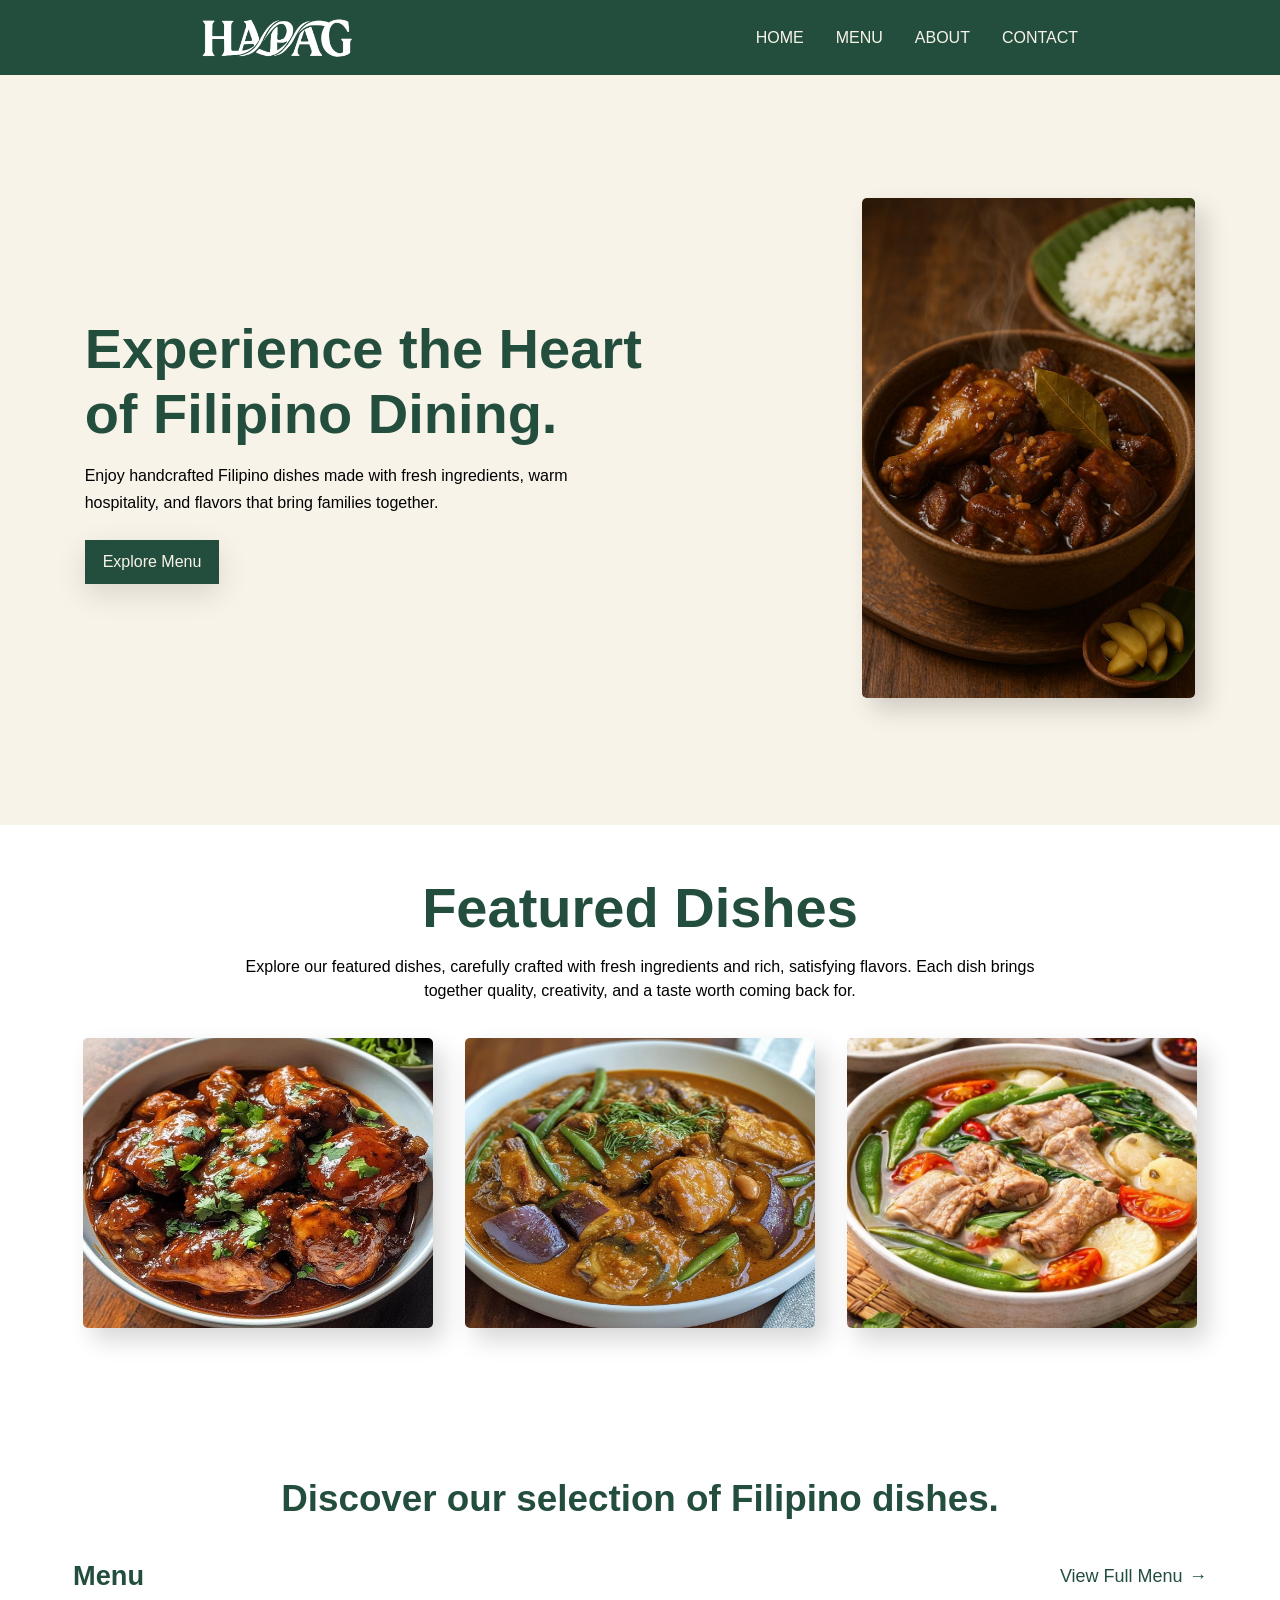
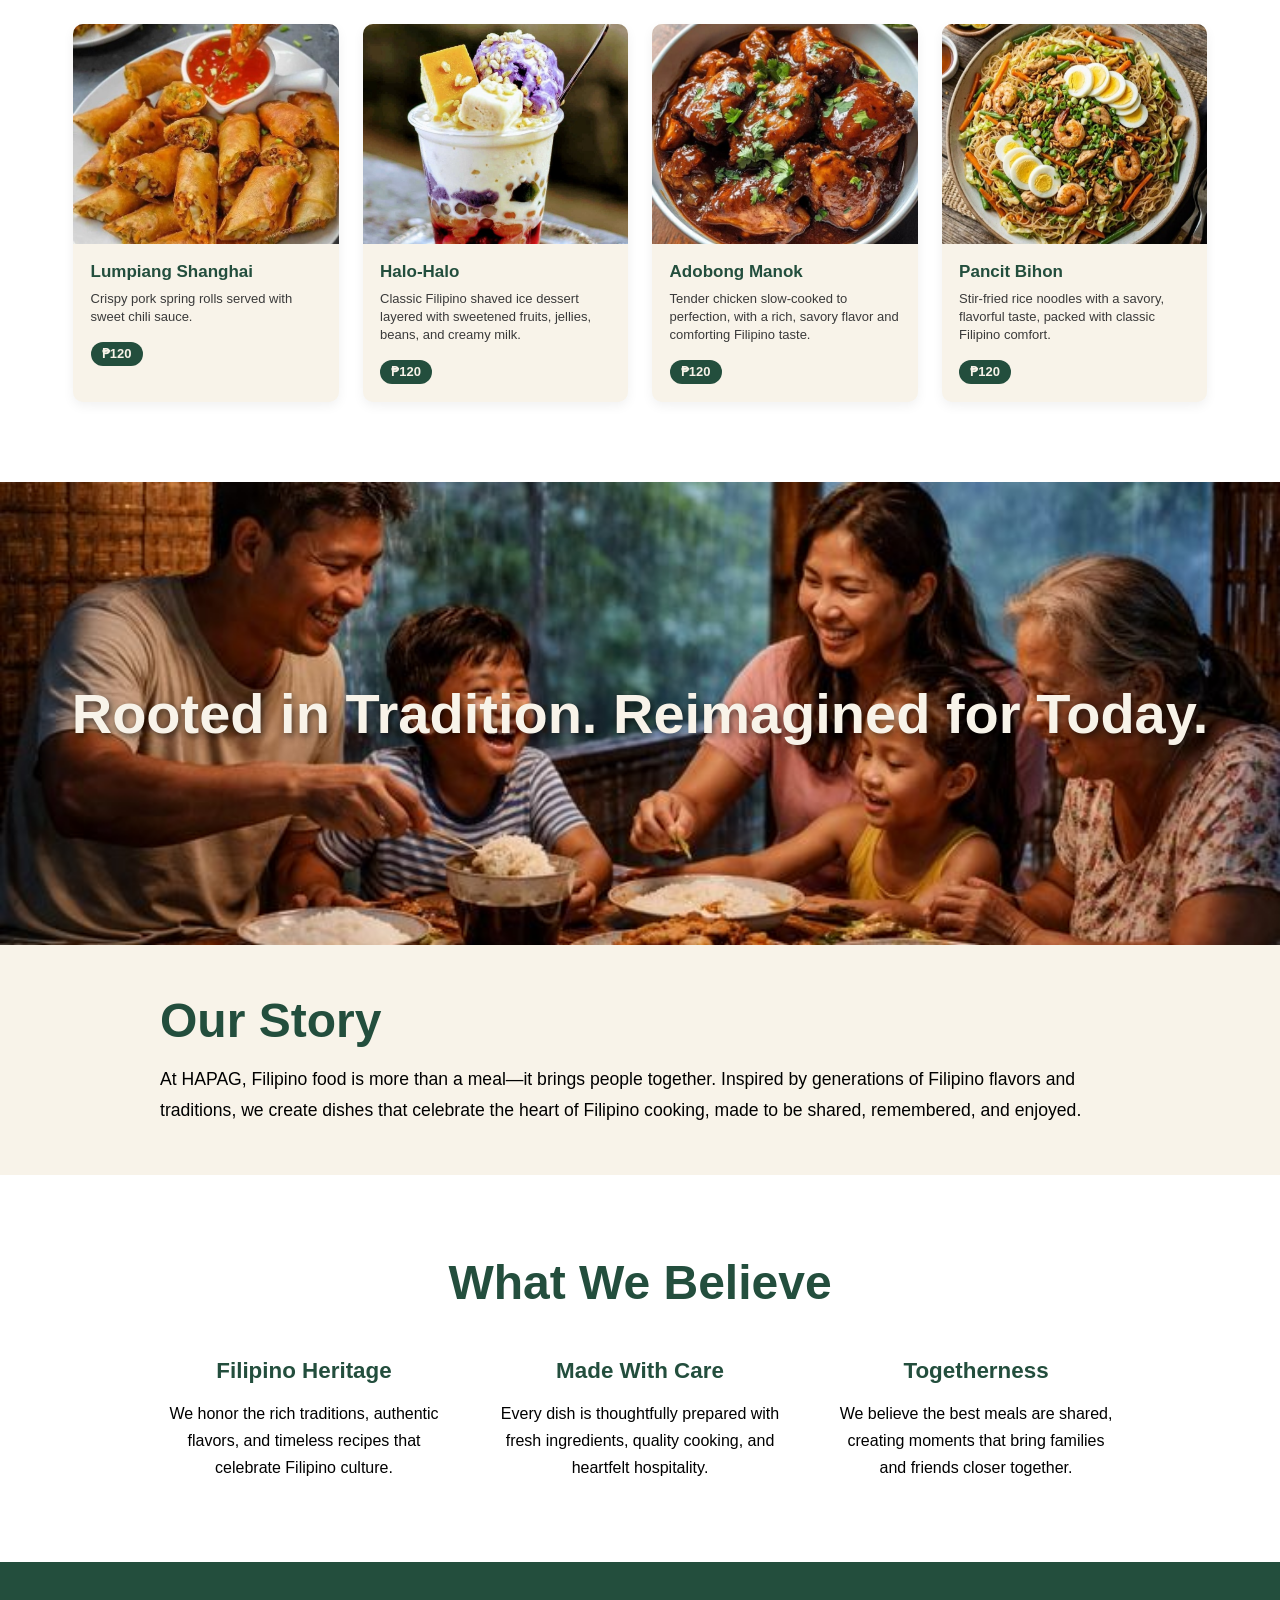
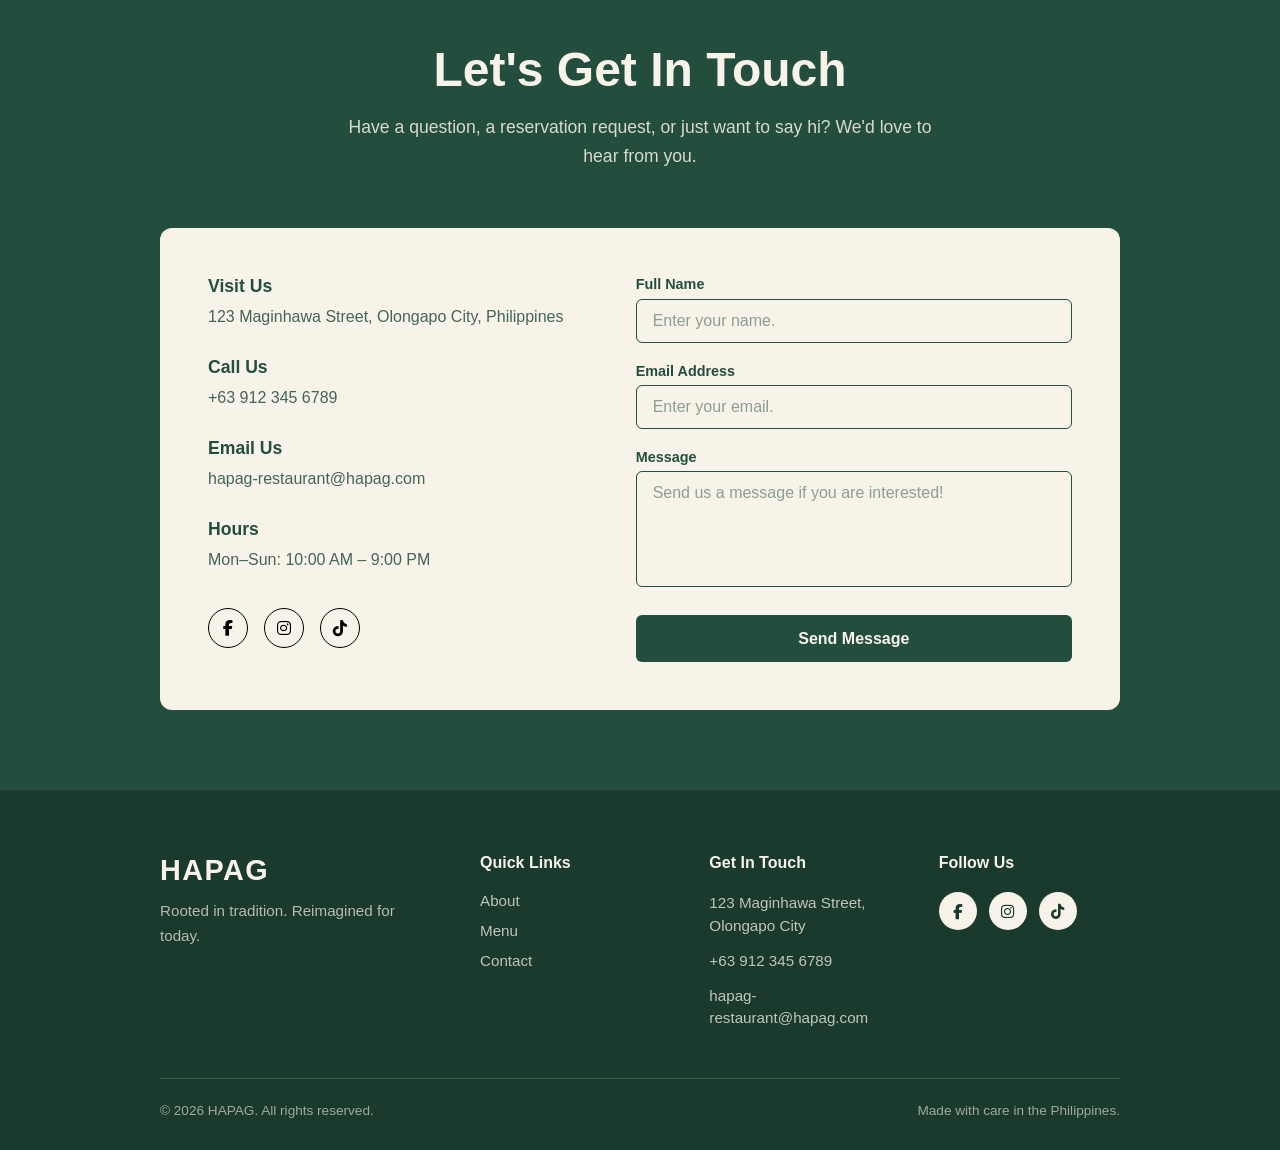
<file: index.html>
<!doctype html>
<html lang="en">
  <head>
    <meta charset="UTF-8" />
    <meta name="viewport" content="width=device-width, initial-scale=1.0" />
    <link rel="icon" type="image/x-icon" href="/assets/favicon.png" />
    <link
      rel="stylesheet"
      href="https://cdnjs.cloudflare.com/ajax/libs/font-awesome/6.5.1/css/all.min.css"
    />
    <link rel="stylesheet" href="/css/styles.css" />
    <title>HAPAG</title>
  </head>
  <body>
    <header>
      <img src="/assets/hapag-logo.png" class="logo" alt="Hapag_Logo" />
      <nav>
        <ul>
          <li><a href="#hero">HOME</a></li>
          <li><a href="#menu">MENU</a></li>
          <li><a href="#about">ABOUT</a></li>
          <li><a href="#contact">CONTACT</a></li>
        </ul>
      </nav>
      <button class="menu-toggle" id="menu-toggle">☰</button>
    </header>
    <main>
      <!-- Hero section -->
      <section id="hero">
        <div class="hero-left">
          <h1 class="hero-headline">
            Experience the Heart of Filipino Dining.
          </h1>
          <p class="hero-paragraph">
            Enjoy handcrafted Filipino dishes made with fresh ingredients, warm
            hospitality, and flavors that bring families together.
          </p>
          <a href="#menu" class="hero-cta">Explore Menu</a>
        </div>
        <div class="hero-right">
          <img src="/assets/hero-image.jpg" alt="Hero Image - Adobo" />
        </div>
      </section>

      <!-- Featured Dishes -->
      <section id="featured-dishes">
        <div class="featured-top">
          <h2 class="featured-title">Featured Dishes</h2>
          <p class="featured-paragraph">
            Explore our featured dishes, carefully crafted with fresh
            ingredients and rich, satisfying flavors. Each dish brings together
            quality, creativity, and a taste worth coming back for.
          </p>
        </div>

        <div class="featured-bottom">
          <!-- Featured 1 -->
          <div class="featured-img">
            <img src="/assets/menu/main/adobo.jpg" alt="Adobo" />
          </div>
          <div class="featured-img">
            <img src="/assets/menu/main/kare-kare.jpg" alt="Adobo" />
          </div>
          <!-- Featured 2 -->
          <div class="featured-img">
            <img
              src="/assets/menu/main/pork-sinigang.jpg"
              alt="Pork Sinigang"
            />
          </div>
        </div>
      </section>

      <!-- Menu Section -->
      <section id="menu">
        <h2 class="menu-headline">
          Discover our selection of Filipino dishes.
        </h2>

        <div class="menu-header">
          <p class="menu-label">Menu</p>
          <a href="/pages/menu.html" class="menu-link"
            >View Full Menu<span class="arrow">→</span></a
          >
        </div>

        <div class="menu-cards">
          <article class="menu-card">
            <div class="menu-img-wrap">
              <img
                src="/assets/menu/appetizers/shanghai.jpg"
                alt="Lumpiang Shanghai"
              />
            </div>
            <div class="menu-info">
              <p class="dish-title">Lumpiang Shanghai</p>
              <p class="dish-description">
                Crispy pork spring rolls served with sweet chili sauce.
              </p>
              <span class="menu-price">₱120</span>
            </div>
          </article>

          <article class="menu-card">
            <div class="menu-img-wrap">
              <img src="/assets/menu/desserts/halo-halo.jpg" alt="Halo-Halo" />
            </div>
            <div class="menu-info">
              <p class="dish-title">Halo-Halo</p>
              <p class="dish-description">
                Classic Filipino shaved ice dessert layered with sweetened
                fruits, jellies, beans, and creamy milk.
              </p>
              <span class="menu-price">₱120</span>
            </div>
          </article>

          <article class="menu-card">
            <div class="menu-img-wrap">
              <img src="/assets/menu/main/adobo.jpg" alt="Adobong Manok" />
            </div>
            <div class="menu-info">
              <p class="dish-title">Adobong Manok</p>
              <p class="dish-description">
                Tender chicken slow-cooked to perfection, with a rich, savory
                flavor and comforting Filipino taste.
              </p>
              <span class="menu-price">₱120</span>
            </div>
          </article>

          <article class="menu-card">
            <div class="menu-img-wrap">
              <img
                src="/assets/menu/noodles/pancit-bihon.jpg"
                alt="Pancit Bihon"
              />
            </div>
            <div class="menu-info">
              <p class="dish-title">Pancit Bihon</p>
              <p class="dish-description">
                Stir-fried rice noodles with a savory, flavorful taste, packed
                with classic Filipino comfort.
              </p>
              <span class="menu-price">₱120</span>
            </div>
          </article>
        </div>
      </section>

      <!-- About Section -->
      <section id="about">
        <!-- About Header -->
        <div class="about-header">
          <img src="/assets/about-image.jpg" alt="Family Eating Together" />

          <div class="about-hero">
            <h2 class="about-hero-title">
              Rooted in Tradition. Reimagined for Today.
            </h2>
          </div>
        </div>

        <div class="about-content">
          <!-- Our Story -->
          <div class="about-story">
            <h2 class="about-story-title">Our Story</h2>
            <p class="about-story-paragraph">
              At HAPAG, Filipino food is more than a meal—it brings people
              together. Inspired by generations of Filipino flavors and
              traditions, we create dishes that celebrate the heart of Filipino
              cooking, made to be shared, remembered, and enjoyed.
            </p>
          </div>

          <!-- What We Believe -->
          <div class="about-beliefs">
            <h2 class="about-beliefs-title">What We Believe</h2>

            <div class="belief-cards">
              <div class="belief-card">
                <h3>Filipino Heritage</h3>
                <p>
                  We honor the rich traditions, authentic flavors, and timeless
                  recipes that celebrate Filipino culture.
                </p>
              </div>

              <div class="belief-card">
                <h3>Made With Care</h3>
                <p>
                  Every dish is thoughtfully prepared with fresh ingredients,
                  quality cooking, and heartfelt hospitality.
                </p>
              </div>

              <div class="belief-card">
                <h3>Togetherness</h3>
                <p>
                  We believe the best meals are shared, creating moments that
                  bring families and friends closer together.
                </p>
              </div>
            </div>
          </div>
        </div>
      </section>

      <!-- Contact Section -->
      <section id="contact">
        <div class="contact-content">
          <div class="contact-intro">
            <h2 class="contact-title">Let's Get In Touch</h2>
            <p class="contact-subtitle">
              Have a question, a reservation request, or just want to say hi?
              We'd love to hear from you.
            </p>
          </div>

          <div class="contact-grid">
            <!-- Contact Info -->
            <div class="contact-info">
              <div class="contact-info-item">
                <h3>Visit Us</h3>
                <p>123 Maginhawa Street, Olongapo City, Philippines</p>
              </div>

              <div class="contact-info-item">
                <h3>Call Us</h3>
                <p>+63 912 345 6789</p>
              </div>

              <div class="contact-info-item">
                <h3>Email Us</h3>
                <p>hapag-restaurant@hapag.com</p>
              </div>

              <div class="contact-info-item">
                <h3>Hours</h3>
                <p>Mon–Sun: 10:00 AM – 9:00 PM</p>
              </div>

              <div class="contact-socials">
                <a href="#" aria-label="Facebook"
                  ><i class="fab fa-facebook-f"></i
                ></a>
                <a href="#" aria-label="Instagram"
                  ><i class="fab fa-instagram"></i
                ></a>
                <a href="#" aria-label="TikTok"
                  ><i class="fab fa-tiktok"></i
                ></a>
              </div>
            </div>

            <!-- Contact Form -->
            <form
              class="contact-form"
              action="https://formspree.io/f/mdendgbz"
              method="post"
            >
              <div class="form-group">
                <label for="name">Full Name</label>
                <input
                  type="text"
                  id="name"
                  name="name"
                  placeholder="Enter your name."
                />
              </div>

              <div class="form-group">
                <label for="email">Email Address</label>
                <input
                  type="email"
                  id="email"
                  name="email"
                  placeholder="Enter your email."
                />
              </div>

              <div class="form-group">
                <label for="message">Message</label>
                <textarea
                  id="message"
                  name="message"
                  rows="5"
                  placeholder="Send us a message if you are interested!"
                ></textarea>
              </div>

              <button type="submit" class="contact-submit">Send Message</button>
            </form>
          </div>
        </div>
      </section>

      <!-- Footer -->
      <footer id="footer">
        <div class="footer-content">
          <div class="footer-top">
            <!-- Brand -->
            <div class="footer-brand">
              <h2 class="footer-logo">HAPAG</h2>
              <p class="footer-tagline">
                Rooted in tradition. Reimagined for today.
              </p>
            </div>

            <!-- Quick Links -->
            <div class="footer-links">
              <h3>Quick Links</h3>
              <ul>
                <li><a href="#about">About</a></li>
                <li><a href="#menu">Menu</a></li>
                <li><a href="#contact">Contact</a></li>
              </ul>
            </div>

            <!-- Contact Info -->
            <div class="footer-contact">
              <h3>Get In Touch</h3>
              <ul>
                <li>123 Maginhawa Street, Olongapo City</li>
                <li>+63 912 345 6789</li>
                <li>hapag-restaurant@hapag.com</li>
              </ul>
            </div>

            <!-- Socials -->
            <div class="footer-socials">
              <h3>Follow Us</h3>
              <div class="footer-socials-icons">
                <a href="#" aria-label="Facebook"
                  ><i class="fab fa-facebook-f"></i
                ></a>
                <a href="#" aria-label="Instagram"
                  ><i class="fab fa-instagram"></i
                ></a>
                <a href="#" aria-label="TikTok"
                  ><i class="fab fa-tiktok"></i
                ></a>
              </div>
            </div>
          </div>

          <div class="footer-divider"></div>

          <div class="footer-bottom">
            <p>&copy; 2026 HAPAG. All rights reserved.</p>
            <p>Made with care in the Philippines.</p>
          </div>
        </div>
      </footer>
    </main>
    <script src="/js/script.js"></script>
  </body>
</html>
</file>
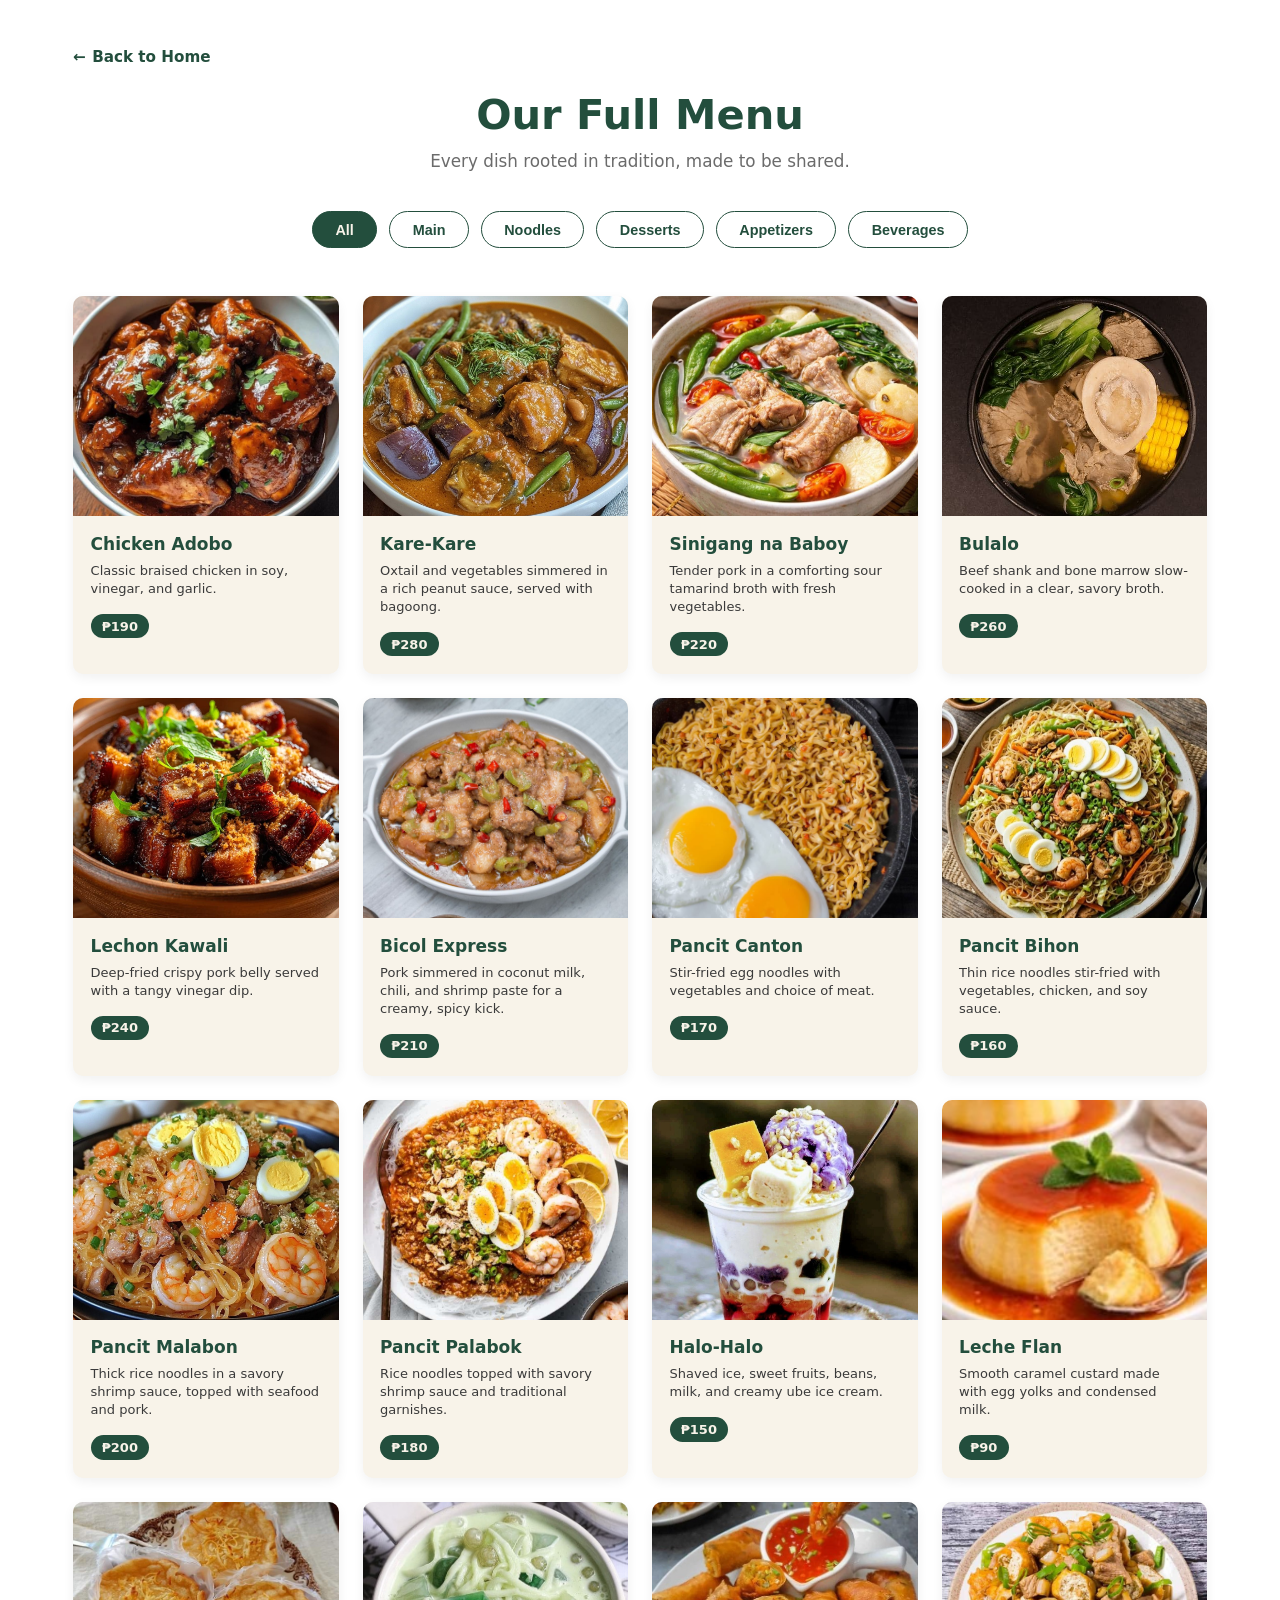
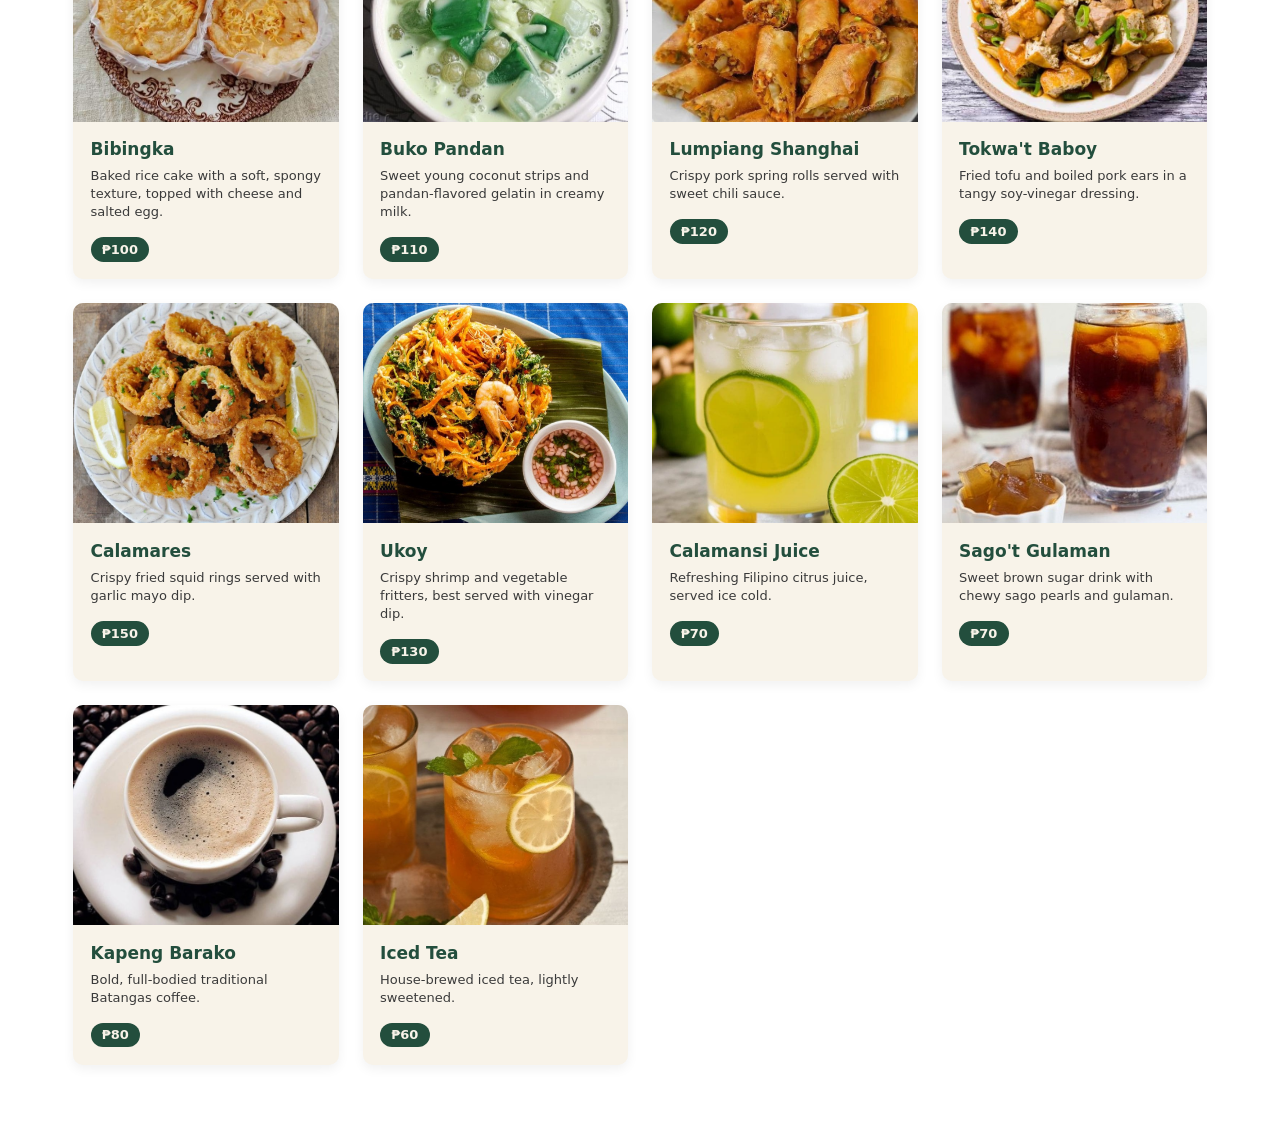
<file: pages/menu.html>
<!doctype html>
<html lang="en">
  <head>
    <meta charset="UTF-8" />
    <meta name="viewport" content="width=device-width, initial-scale=1.0" />
    <title>Full Menu | HAPAG</title>
    <link rel="stylesheet" href="/css/menu.css" />
    <link
      rel="stylesheet"
      href="https://cdnjs.cloudflare.com/ajax/libs/font-awesome/6.5.1/css/all.min.css"
    />
  </head>
  <body>
    <!-- Full Menu Page -->
    <main id="full-menu">
      <!-- Page Header -->
      <div class="full-menu-header">
        <a href="/index.html#menu" class="back-link">
          <span class="arrow-back">←</span> Back to Home
        </a>
        <h1 class="full-menu-title">Our Full Menu</h1>
        <p class="full-menu-subtitle">
          Every dish rooted in tradition, made to be shared.
        </p>
      </div>

      <!-- Filter Buttons -->
      <div class="menu-filters" id="menu-filters">
        <button class="filter-btn active" data-filter="all">All</button>
        <button class="filter-btn" data-filter="main">Main</button>
        <button class="filter-btn" data-filter="noodles">Noodles</button>
        <button class="filter-btn" data-filter="desserts">Desserts</button>
        <button class="filter-btn" data-filter="appetizers">Appetizers</button>
        <button class="filter-btn" data-filter="beverages">Beverages</button>
      </div>

      <!-- Full Menu Grid -->
      <div class="full-menu-grid" id="full-menu-grid">
        <!-- Main Courses -->
        <article class="menu-card" data-category="main">
          <div class="menu-img-wrap">
            <img src="/assets/menu/main/adobo.jpg" alt="Chicken Adobo" />
          </div>
          <div class="menu-info">
            <p class="dish-title">Chicken Adobo</p>
            <p class="dish-description">
              Classic braised chicken in soy, vinegar, and garlic.
            </p>
            <span class="menu-price">₱190</span>
          </div>
        </article>

        <article class="menu-card" data-category="main">
          <div class="menu-img-wrap">
            <img src="/assets/menu/main/kare-kare.jpg" alt="Kare-Kare" />
          </div>
          <div class="menu-info">
            <p class="dish-title">Kare-Kare</p>
            <p class="dish-description">
              Oxtail and vegetables simmered in a rich peanut sauce, served with
              bagoong.
            </p>
            <span class="menu-price">₱280</span>
          </div>
        </article>

        <article class="menu-card" data-category="main">
          <div class="menu-img-wrap">
            <img
              src="/assets/menu/main/pork-sinigang.jpg"
              alt="Sinigang na Baboy"
            />
          </div>
          <div class="menu-info">
            <p class="dish-title">Sinigang na Baboy</p>
            <p class="dish-description">
              Tender pork in a comforting sour tamarind broth with fresh
              vegetables.
            </p>
            <span class="menu-price">₱220</span>
          </div>
        </article>

        <article class="menu-card" data-category="main">
          <div class="menu-img-wrap">
            <img src="/assets/menu/main/bulalo.jpg" alt="Bulalo" />
          </div>
          <div class="menu-info">
            <p class="dish-title">Bulalo</p>
            <p class="dish-description">
              Beef shank and bone marrow slow-cooked in a clear, savory broth.
            </p>
            <span class="menu-price">₱260</span>
          </div>
        </article>

        <article class="menu-card" data-category="main">
          <div class="menu-img-wrap">
            <img
              src="/assets/menu/main/lechon-kawali.jpg"
              alt="Lechon Kawali"
            />
          </div>
          <div class="menu-info">
            <p class="dish-title">Lechon Kawali</p>
            <p class="dish-description">
              Deep-fried crispy pork belly served with a tangy vinegar dip.
            </p>
            <span class="menu-price">₱240</span>
          </div>
        </article>

        <article class="menu-card" data-category="main">
          <div class="menu-img-wrap">
            <img
              src="/assets/menu/main/bicol-express.jpg"
              alt="Bicol Express"
            />
          </div>
          <div class="menu-info">
            <p class="dish-title">Bicol Express</p>
            <p class="dish-description">
              Pork simmered in coconut milk, chili, and shrimp paste for a
              creamy, spicy kick.
            </p>
            <span class="menu-price">₱210</span>
          </div>
        </article>

        <!-- Noodles -->
        <article class="menu-card" data-category="noodles">
          <div class="menu-img-wrap">
            <img
              src="/assets/menu/noodles/pancit-canton.jpg"
              alt="Pancit Canton"
            />
          </div>
          <div class="menu-info">
            <p class="dish-title">Pancit Canton</p>
            <p class="dish-description">
              Stir-fried egg noodles with vegetables and choice of meat.
            </p>
            <span class="menu-price">₱170</span>
          </div>
        </article>

        <article class="menu-card" data-category="noodles">
          <div class="menu-img-wrap">
            <img
              src="/assets/menu/noodles/pancit-bihon.jpg"
              alt="Pancit Bihon"
            />
          </div>
          <div class="menu-info">
            <p class="dish-title">Pancit Bihon</p>
            <p class="dish-description">
              Thin rice noodles stir-fried with vegetables, chicken, and soy
              sauce.
            </p>
            <span class="menu-price">₱160</span>
          </div>
        </article>

        <article class="menu-card" data-category="noodles">
          <div class="menu-img-wrap">
            <img
              src="/assets/menu/noodles/pancit-malabon.jpg"
              alt="Pancit Malabon"
            />
          </div>
          <div class="menu-info">
            <p class="dish-title">Pancit Malabon</p>
            <p class="dish-description">
              Thick rice noodles in a savory shrimp sauce, topped with seafood
              and pork.
            </p>
            <span class="menu-price">₱200</span>
          </div>
        </article>

        <article class="menu-card" data-category="noodles">
          <div class="menu-img-wrap">
            <img
              src="/assets/menu/noodles/pancit-palabok.jpg"
              alt="Pancit Palabok"
            />
          </div>
          <div class="menu-info">
            <p class="dish-title">Pancit Palabok</p>
            <p class="dish-description">
              Rice noodles topped with savory shrimp sauce and traditional
              garnishes.
            </p>
            <span class="menu-price">₱180</span>
          </div>
        </article>

        <!-- Desserts -->
        <article class="menu-card" data-category="desserts">
          <div class="menu-img-wrap">
            <img src="/assets/menu/desserts/halo-halo.jpg" alt="Halo-halo" />
          </div>
          <div class="menu-info">
            <p class="dish-title">Halo-Halo</p>
            <p class="dish-description">
              Shaved ice, sweet fruits, beans, milk, and creamy ube ice cream.
            </p>
            <span class="menu-price">₱150</span>
          </div>
        </article>

        <article class="menu-card" data-category="desserts">
          <div class="menu-img-wrap">
            <img src="/assets/menu/desserts/leche-flan.jpg" alt="Leche Flan" />
          </div>
          <div class="menu-info">
            <p class="dish-title">Leche Flan</p>
            <p class="dish-description">
              Smooth caramel custard made with egg yolks and condensed milk.
            </p>
            <span class="menu-price">₱90</span>
          </div>
        </article>

        <article class="menu-card" data-category="desserts">
          <div class="menu-img-wrap">
            <img src="/assets/menu/desserts/bibingka.jpg" alt="Bibingka" />
          </div>
          <div class="menu-info">
            <p class="dish-title">Bibingka</p>
            <p class="dish-description">
              Baked rice cake with a soft, spongy texture, topped with cheese
              and salted egg.
            </p>
            <span class="menu-price">₱100</span>
          </div>
        </article>

        <article class="menu-card" data-category="desserts">
          <div class="menu-img-wrap">
            <img
              src="/assets/menu/desserts/buko-pandan.jpg"
              alt="Buko Pandan"
            />
          </div>
          <div class="menu-info">
            <p class="dish-title">Buko Pandan</p>
            <p class="dish-description">
              Sweet young coconut strips and pandan-flavored gelatin in creamy
              milk.
            </p>
            <span class="menu-price">₱110</span>
          </div>
        </article>

        <!-- Appetizers -->
        <article class="menu-card" data-category="appetizers">
          <div class="menu-img-wrap">
            <img
              src="/assets/menu/appetizers/shanghai.jpg"
              alt="Lumpiang Shanghai"
            />
          </div>
          <div class="menu-info">
            <p class="dish-title">Lumpiang Shanghai</p>
            <p class="dish-description">
              Crispy pork spring rolls served with sweet chili sauce.
            </p>
            <span class="menu-price">₱120</span>
          </div>
        </article>

        <article class="menu-card" data-category="appetizers">
          <div class="menu-img-wrap">
            <img
              src="/assets/menu/appetizers/tokwa-baboy.jpg"
              alt="Tokwa't Baboy"
            />
          </div>
          <div class="menu-info">
            <p class="dish-title">Tokwa't Baboy</p>
            <p class="dish-description">
              Fried tofu and boiled pork ears in a tangy soy-vinegar dressing.
            </p>
            <span class="menu-price">₱140</span>
          </div>
        </article>

        <article class="menu-card" data-category="appetizers">
          <div class="menu-img-wrap">
            <img src="/assets/menu/appetizers/calamares.jpg" alt="Calamares" />
          </div>
          <div class="menu-info">
            <p class="dish-title">Calamares</p>
            <p class="dish-description">
              Crispy fried squid rings served with garlic mayo dip.
            </p>
            <span class="menu-price">₱150</span>
          </div>
        </article>

        <article class="menu-card" data-category="appetizers">
          <div class="menu-img-wrap">
            <img src="/assets/menu/appetizers/ukoy.jpg" alt="Ukoy" />
          </div>
          <div class="menu-info">
            <p class="dish-title">Ukoy</p>
            <p class="dish-description">
              Crispy shrimp and vegetable fritters, best served with vinegar
              dip.
            </p>
            <span class="menu-price">₱130</span>
          </div>
        </article>

        <!-- Beverages -->
        <article class="menu-card" data-category="beverages">
          <div class="menu-img-wrap">
            <img
              src="/assets/menu/beverages/calamansi-juice.jpg"
              alt="Calamansi Juice"
            />
          </div>
          <div class="menu-info">
            <p class="dish-title">Calamansi Juice</p>
            <p class="dish-description">
              Refreshing Filipino citrus juice, served ice cold.
            </p>
            <span class="menu-price">₱70</span>
          </div>
        </article>

        <article class="menu-card" data-category="beverages">
          <div class="menu-img-wrap">
            <img
              src="/assets/menu/beverages/sagot-gulaman.jpg"
              alt="Sago't Gulaman"
            />
          </div>
          <div class="menu-info">
            <p class="dish-title">Sago't Gulaman</p>
            <p class="dish-description">
              Sweet brown sugar drink with chewy sago pearls and gulaman.
            </p>
            <span class="menu-price">₱70</span>
          </div>
        </article>

        <article class="menu-card" data-category="beverages">
          <div class="menu-img-wrap">
            <img
              src="/assets/menu/beverages/kapeng-barako.jpg"
              alt="Kapeng Barako"
            />
          </div>
          <div class="menu-info">
            <p class="dish-title">Kapeng Barako</p>
            <p class="dish-description">
              Bold, full-bodied traditional Batangas coffee.
            </p>
            <span class="menu-price">₱80</span>
          </div>
        </article>

        <article class="menu-card" data-category="beverages">
          <div class="menu-img-wrap">
            <img src="/assets/menu/beverages/iced-tea.jpg" alt="Iced Tea" />
          </div>
          <div class="menu-info">
            <p class="dish-title">Iced Tea</p>
            <p class="dish-description">
              House-brewed iced tea, lightly sweetened.
            </p>
            <span class="menu-price">₱60</span>
          </div>
        </article>
      </div>
    </main>
    <script src="/js/menu.js"></script>
  </body>
</html>
</file>
<file: css/styles.css>
* {
  margin: 0;
  padding: 0;
  font-family: Arial, Helvetica, sans-serif;
  box-sizing: border-box;
}
html {
  scroll-padding-top: 75px;
  scroll-behavior: smooth;
}
body {
  background-color: white;
}

header {
  background-color: #234e3d;
  display: flex;
  justify-content: space-around;
  height: 75px;
  align-items: center;
  position: sticky;
  top: 0;
  z-index: 1000;
}

nav {
  max-width: 1200px;
}

.logo {
  width: 150px;
  height: 40px;
}

nav ul {
  display: flex;
  gap: 2rem;
  list-style: none;
}

nav ul li a {
  position: relative;
  color: #f8f3e9;
  text-decoration: none;
  padding-bottom: 4px;
  transition: color 0.25s ease;
}

nav ul li a::after {
  content: "";
  position: absolute;
  left: 0;
  bottom: 0;
  width: 0;
  height: 2px;
  background-color: #f8f3e9;
  transition: width 0.3s ease;
}

nav ul li a:hover {
  color: #f8f3e9;
}

nav ul li a:hover::after {
  width: 100%;
}

nav ul li a:active {
  transform: scale(0.96);
  transition: transform 0.1s ease;
}

/* Hero Section */
#hero {
  background-color: #f8f3e9;
  display: flex;
  justify-content: space-around;
  height: 90vh;
  max-height: 750px;
  align-items: center;
  padding: 0 var(--space-lg);
  gap: 3rem;
}

.hero-headline {
  font-size: 3.5em;
  max-width: 35rem;
  margin-bottom: 1rem;
  color: #234e3d;
}

.hero-paragraph {
  max-width: 35rem;
  margin-bottom: 1.5rem;
  line-height: 1.7rem;
}

.hero-cta {
  display: inline-block;
  text-decoration: none;
  background-color: #234e3d;
  color: #f8f3e9;
  padding: 13px 18px;
  box-shadow: 0 10px 30px rgba(0, 0, 0, 0.12);
  transition: all 0.25s ease;
}

.menu-toggle {
  display: none;
  width: 40px;
  height: 40px;
  background: none;
  border: none;
  color: #f8f3e9;
  font-size: 1.8rem;
  cursor: pointer;
}

.hero-cta:hover {
  transform: translateY(-2px);
}

.hero-right img {
  width: auto;
  height: 500px;
  border-radius: 5px;
  box-shadow: 10px 12px 25px rgba(0, 0, 0, 0.16);
}

/* Smaller desktop / tablet */
@media (max-width: 1024px) {
  #hero {
    height: calc(100vh - 75px);
    max-height: 700px;
    padding: 0 var(--space-md);
    gap: 2rem;
  }

  .hero-headline {
    font-size: 2.5rem;
    max-width: 27rem;
  }

  .hero-paragraph {
    max-width: 20rem;
    font-size: 1rem;
  }

  .hero-right img {
    height: 450px;
  }
}

/* Small tablet */
@media (max-width: 780px) {
  #hero {
    height: calc(100vh - 75px);
    max-height: 650px;
    padding: 0 var(--space-sm);
    gap: 1.5rem;
  }

  .hero-headline {
    font-size: 2.3rem;
    max-width: 25rem;
  }

  .hero-paragraph {
    font-size: 1rem;
    line-height: 1.5;
    max-width: 25rem;
  }

  .hero-right img {
    height: 400px;
  }
}

/* Mobile */
@media (max-width: 650px) {
  header {
    display: flex;
    justify-content: space-between;
    padding: 0 30px;
  }

  nav {
    display: flex;
    flex-direction: column;
    justify-content: center;
    align-items: center;
    position: fixed;
    top: 0;
    left: 0;
    width: 100%;
    height: 100vh;
    max-height: none;
    background-color: #1c4434;
    overflow-y: auto;
    transform: translateY(-10px);
    opacity: 0;
    visibility: hidden;
    pointer-events: none;
    transition:
      transform 0.35s ease,
      opacity 0.35s ease,
      visibility 0.35s;
    max-width: none;
  }

  nav ul {
    display: flex;
    flex-direction: column;
    align-items: center;
    padding: 0;
    margin: 0;
    gap: 2.25rem;
    counter-reset: nav-item;
  }

  nav ul li {
    width: 100%;
    text-align: center;
    counter-increment: nav-item;
  }

  nav ul li a {
    position: relative;
    display: inline-block;
    padding: 4px 0;
    color: #f8f3e9;
    text-decoration: none;
    font-size: 1.6rem;
    font-weight: 500;
    letter-spacing: 3px;
    text-transform: uppercase;
    transition: color 0.25s ease;
  }

  nav ul li a::before {
    content: "0" counter(nav-item);
    display: block;
    font-size: 0.65rem;
    letter-spacing: 2px;
    color: #f8f3e9;
    opacity: 0.4;
    margin-bottom: 0.4rem;
    font-weight: 400;
  }

  nav ul li a::after {
    content: "";
    position: absolute;
    left: 50%;
    bottom: -6px;
    width: 0;
    height: 1.5px;
    background-color: #f8f3e9;
    transform: translateX(-50%);
    transition: width 0.3s ease;
  }

  nav ul li a:hover,
  nav ul li a:focus,
  nav ul li a.active {
    color: #f8f3e9;
  }

  nav ul li a:hover::after,
  nav ul li a.active::after {
    width: 60%;
  }

  nav.active {
    transform: translateY(0);
    opacity: 1;
    visibility: visible;
    pointer-events: auto;
  }

  .menu-toggle {
    display: block;
  }

  .logo {
    width: auto;
    height: 30px;
  }

  #hero {
    flex-direction: column;
    justify-content: flex-start;
    align-items: stretch;
    height: auto;
    max-height: none;
    padding: 24px 18px 60px;
    gap: 24px;
    text-align: left;
  }

  .hero-right {
    order: -1;
    width: 100%;
  }

  .hero-right img {
    display: block;
    width: 100%;
    height: auto;
    aspect-ratio: 0.68;
    object-fit: cover;
    border-radius: 5px;
  }

  .hero-left {
    width: 100%;
  }

  .hero-headline {
    font-size: 2.3rem;
    max-width: 100%;
    margin-bottom: 1rem;
    text-align: left;
  }

  .hero-paragraph {
    max-width: 100%;
    line-height: 1.6;
    margin-bottom: 1.5rem;
    text-align: left;
  }

  .hero-cta {
    display: inline-block;
  }
}

/* Featured Dishes Section */
#featured-dishes {
  padding: 50px 0;
}

.featured-top {
  text-align: center;
  justify-content: center;
  align-items: center;
  margin: 0 auto;
}

.featured-title {
  font-size: 3.5rem;
  color: #234e3d;
}

.featured-paragraph {
  max-width: 800px;
  text-align: center;
  margin: 0 auto;
  line-height: 1.5rem;
  padding: 15px 0;
}

.featured-bottom {
  display: flex;
  justify-content: center;
  gap: 2rem;
  padding: 15px 0;
}

.featured-img {
  width: 350px;
  height: 300px;
  text-align: center;
  font-size: 25px;
  font-weight: 500;
  padding: 5px 0;
}

.featured-img img {
  border-radius: 5px;
  width: 100%;
  height: 100%;
  box-shadow: 10px 12px 25px rgba(0, 0, 0, 0.16);
}

/* Smaller desktop / tablet */
@media (max-width: 1024px) {
  .featured-title {
    font-size: 3rem;
  }

  .featured-paragraph {
    font-size: 1rem;
    max-width: 700px;
  }

  .featured-bottom {
    gap: 0.5rem;
  }

  .featured-img {
    width: 250px;
    height: 230px;
  }
}

/* Small tablet */
@media (max-width: 780px) {
  .featured-title {
    font-size: 2.5rem;
  }
  .featured-paragraph {
    font-size: 0.8rem;
    max-width: 450px;
    line-height: 1.2rem;
    padding: 10px 0;
  }
  .featured-bottom {
    gap: 0.5rem;
  }
  .featured-img {
    width: 200px;
    height: 180px;
  }
}

/* Mobile */
@media (max-width: 650px) {
  .featured-title {
    font-size: 2rem;
  }

  .featured-paragraph {
    font-size: 12px;
    line-height: 15px;
    max-width: 300px;
  }

  .featured-bottom {
    display: flex;
    justify-content: center;
    align-items: center;
    margin: 0 auto;
  }

  .featured-img:nth-child(3) {
    display: none;
  }

  .featured-img {
    width: 150px;
    height: 130px;
    gap: 2px;
  }

  .featured-img img {
    width: 100%;
    height: 100%;
    margin: 0 auto;
    object-fit: cover;
    display: block;
    background: none;
  }
}

/* Menu Section */
#menu {
  padding: 5rem 0;
  background-color: white;
}

.menu-headline {
  text-align: center;
  margin: 0 0 2.5rem;
  font-size: 2.3rem;
  color: #234e3d;
}

.menu-header {
  color: #234e3d;
  display: flex;
  justify-content: space-between;
  align-items: center;
  max-width: 1182px;
  margin: 0 auto 2rem;
  padding: 0 1.5rem;
}

.menu-label {
  color: #234e3d;
  text-align: left;
  font-size: 1.7rem;
  font-weight: 550;
  margin: 0;
}

.menu-link {
  text-decoration: none;
  color: #234e3d;
  font-weight: 540;
  font-size: 18px;
  display: flex;
  align-items: center;
  gap: 0.4rem;
  border-radius: 4px;
}

.menu-link .arrow {
  display: inline-block;
  transition: transform 0.2s ease;
}

.menu-link:hover .arrow {
  transform: translateX(4px);
}

.menu-link:focus-visible {
  outline: 2px solid #234e3d;
  outline-offset: 4px;
}

/* Grid instead of manual flex + fixed widths per breakpoint */
.menu-cards {
  display: grid;
  grid-template-columns: repeat(auto-fit, minmax(240px, 1fr));
  gap: 1.5rem;
  max-width: 1182px;
  margin: 0 auto;
  padding: 0 1.5rem;
}

.menu-card {
  background-color: #f8f3e9;
  border-radius: 10px;
  overflow: hidden;
  box-shadow: 0 4px 12px rgba(0, 0, 0, 0.06);
  transition:
    transform 0.25s ease,
    box-shadow 0.25s ease;
}

.menu-card:hover {
  transform: translateY(-5px);
  box-shadow: 0 12px 28px rgba(0, 0, 0, 0.15);
}

.menu-card .menu-img-wrap {
  overflow: hidden;
  height: 220px;
}

.menu-card img {
  width: 100%;
  height: 100%;
  object-fit: cover;
  display: block;
  transition: transform 0.35s ease;
}

.menu-card:hover img {
  transform: scale(1.06);
}

.menu-info {
  padding: 1.1rem;
  color: #3a3a3a;
}

.dish-title {
  font-size: 17px;
  font-weight: 550;
  margin: 0 0 0.5rem;
  color: #234e3d;
}

.dish-description {
  font-size: 13px;
  line-height: 18px;
  margin: 0 0 1rem;
}

.menu-price {
  display: inline-block;
  background-color: #234e3d;
  color: #f8f3e9;
  font-size: 13px;
  font-weight: 600;
  padding: 0.3rem 0.7rem;
  border-radius: 999px;
}

/* Smaller desktop / tablet */
@media (max-width: 1024px) {
  #menu {
    padding: 4rem 0;
  }
}

/* Small tablet */
@media (max-width: 780px) {
  .menu-cards {
    grid-template-columns: repeat(auto-fit, minmax(200px, 1fr));
    gap: 1.25rem;
  }

  .menu-card .menu-img-wrap {
    height: 180px;
  }
}

/* Mobile */
@media (max-width: 650px) {
  #menu {
    padding: 2.5rem 0;
  }

  .menu-headline {
    font-size: 1.6rem;
    padding: 0 1.25rem;
    margin-bottom: 1.5rem;
  }

  .menu-header {
    flex-wrap: wrap;
    gap: 0.5rem;
    padding: 0 1.25rem;
  }

  .menu-label {
    font-size: 1.4rem;
  }

  .menu-link {
    font-size: 15px;
  }

  .menu-cards {
    grid-template-columns: 1fr;
    max-width: 400px;
    padding: 0 1.25rem;
  }

  .menu-card .menu-img-wrap {
    height: 200px;
  }
}

/* About Section */
.about-header {
  position: relative;
}

.about-header img {
  display: block;
  width: 100%;
  height: auto;
  aspect-ratio: 1521 / 550;
  object-fit: cover;
}

.about-hero {
  position: absolute;
  top: 50%;
  left: 50%;
  transform: translate(-50%, -50%);
  color: #f8f3e9;
  text-align: center;
  width: 90%;
}

.about-hero-title {
  position: relative;
  font-size: 3.5rem;
  text-shadow: 2px 3px 7px rgba(0, 0, 0, 0.6);
  margin: 0;
}

/* About Content */
.about-content {
  background-color: white;
}

/* About Story */
.about-story {
  background-color: #f8f3e9;
  width: 100%;
  padding: 3rem 10rem;
  text-align: left;
}

.about-story-title {
  max-width: 1000px;
  margin: 0 auto 1rem;
  color: #234e3d;
  font-size: 3rem;
}

.about-story-paragraph {
  max-width: 1000px;
  margin: 0 auto;
  font-size: 1.1rem;
  line-height: 1.8;
}

/* What We Believe */
.about-beliefs {
  background-color: white;
  padding: 5rem 10rem;
  text-align: center;
}

.about-beliefs-title {
  color: #234e3d;
  font-size: 3rem;
  margin-bottom: 3rem;
}

.belief-cards {
  max-width: 1000px;
  margin: 0 auto;
  display: flex;
  flex-wrap: wrap;
  justify-content: center;
  gap: 3rem;
}

.belief-card {
  flex: 1;
  min-width: 220px;
  max-width: 300px;
}

.belief-card h3 {
  color: #234e3d;
  font-size: 1.4rem;
  margin-bottom: 1rem;
}

.belief-card p {
  font-size: 1rem;
  line-height: 1.7;
  margin: 0;
}

/* Smaller desktop / tablet */
@media (max-width: 1024px) {
  .about-story,
  .about-beliefs {
    padding: 3rem 4rem;
  }

  .about-hero-title {
    font-size: 3rem;
  }
}

/* Small tablet */
@media (max-width: 780px) {
  .about-story,
  .about-beliefs {
    padding: 2.5rem 2rem;
  }

  .about-story-title,
  .about-beliefs-title {
    font-size: 2.25rem;
  }

  .belief-cards {
    gap: 2rem;
  }

  .belief-card {
    flex: 1 1 45%;
    max-width: none;
  }
}

/* Mobile */
@media (max-width: 650px) {
  .about-story,
  .about-beliefs {
    padding: 2rem 1.25rem;
  }

  .about-story-paragraph {
    font-size: 13px;
  }

  .about-story-title,
  .about-beliefs-title {
    font-size: 1.75rem;
  }

  .about-hero-title {
    font-size: 2rem;
  }

  .belief-cards {
    flex-direction: column;
    gap: 2rem;
  }

  .belief-card {
    flex: 1 1 100%;
    max-width: none;
  }
  .belief-card p {
    font-size: 13px;
  }
}

/* Contact Section */
#contact {
  background-color: #234e3d;
  padding: 5rem 10rem;
}

.contact-content {
  max-width: 1100px;
  margin: 0 auto;
}

.contact-intro {
  text-align: center;
  margin-bottom: 3.5rem;
}

.contact-title {
  color: #f8f3e9;
  font-size: 3rem;
  margin-bottom: 1rem;
}

.contact-subtitle {
  max-width: 600px;
  margin: 0 auto;
  font-size: 1.1rem;
  line-height: 1.7;
  color: #f8f3e9;
  opacity: 0.85;
}

.contact-grid {
  display: flex;
  gap: 4rem;
  background-color: #f8f3e9;
  border-radius: 12px;
  padding: 3rem;
}

/* Contact Info */
.contact-info {
  flex: 1;
  display: flex;
  flex-direction: column;
  gap: 1.75rem;
}

.contact-info-item h3 {
  color: #234e3d;
  font-size: 1.1rem;
  margin-bottom: 0.4rem;
}

.contact-info-item p {
  font-size: 1rem;
  line-height: 1.6;
  margin: 0;
  color: #234e3d;
  opacity: 0.85;
}

.contact-socials {
  display: flex;
  gap: 1rem;
  margin-top: 0.5rem;
}

.contact-socials a {
  width: 40px;
  height: 40px;
  border-radius: 50%;
  background-color: #f8f3e9;
  border: 1px solid black;
  color: #000;
  display: flex;
  align-items: center;
  justify-content: center;
  text-decoration: none;
  font-size: 1rem;
  transition: opacity 0.2s ease;
}

.contact-socials a:hover {
  opacity: 0.7;
}

/* Contact Form */
.contact-form {
  flex: 1.2;
  display: flex;
  flex-direction: column;
  gap: 1.25rem;
}

.form-group {
  display: flex;
  flex-direction: column;
  gap: 0.4rem;
}

.form-group label {
  font-size: 0.9rem;
  color: #234e3d;
  font-weight: 600;
}

.form-group input,
.form-group textarea {
  border: 1px solid #234e3d;
  border-radius: 6px;
  padding: 0.75rem 1rem;
  font-size: 1rem;
  font-family: inherit;
  background-color: #f8f3e9;
  color: #234e3d;
  resize: none;
}

.form-group input::placeholder,
.form-group textarea::placeholder {
  color: #234e3d;
  opacity: 0.5;
}

.form-group input:focus,
.form-group textarea:focus {
  outline: none;
  border-color: #234e3d;
  box-shadow: 0 0 0 2px rgba(35, 78, 61, 0.2);
}

.contact-submit {
  background-color: #234e3d;
  color: #f8f3e9;
  border: none;
  border-radius: 6px;
  padding: 0.9rem 1.5rem;
  font-size: 1rem;
  font-weight: 600;
  cursor: pointer;
  margin-top: 0.5rem;
  transition: opacity 0.2s ease;
}

.contact-submit:hover {
  opacity: 0.85;
}

/* Smaller desktop / tablet */
@media (max-width: 1024px) {
  #contact {
    padding: 4rem 4rem;
  }

  .contact-title {
    font-size: 2.5rem;
  }
}

/* Small tablet */
@media (max-width: 780px) {
  #contact {
    padding: 3rem 2rem;
  }

  .contact-title {
    font-size: 2rem;
  }

  .contact-grid {
    flex-direction: column;
    padding: 2rem;
    gap: 2.5rem;
  }
}

/* Mobile */
@media (max-width: 650px) {
  #contact {
    padding: 2.5rem 1.25rem;
  }

  .contact-title {
    font-size: 1.75rem;
  }

  .contact-subtitle {
    font-size: 1rem;
  }

  .contact-grid {
    padding: 1.5rem;
  }
}

/* Footer */
#footer {
  background-color: #1a3a2d;
  padding: 4rem 10rem 2rem;
}

.footer-content {
  max-width: 1100px;
  margin: 0 auto;
}

.footer-top {
  display: flex;
  justify-content: space-between;
  gap: 3rem;
  flex-wrap: wrap;
}

/* Brand */
.footer-brand {
  flex: 1.5;
  min-width: 200px;
}

.footer-logo {
  color: #f8f3e9;
  font-size: 1.8rem;
  letter-spacing: 0.05em;
  margin: 0 0 0.75rem;
}

.footer-tagline {
  color: #f8f3e9;
  opacity: 0.7;
  font-size: 0.95rem;
  line-height: 1.6;
  margin: 0;
  max-width: 250px;
}

/* Shared column styles */
.footer-links,
.footer-contact,
.footer-socials {
  flex: 1;
  min-width: 160px;
}

.footer-links h3,
.footer-contact h3,
.footer-socials h3 {
  color: #f8f3e9;
  font-size: 1rem;
  font-weight: 600;
  margin: 0 0 1.25rem;
}

.footer-links ul,
.footer-contact ul {
  list-style: none;
  margin: 0;
  padding: 0;
  display: flex;
  flex-direction: column;
  gap: 0.75rem;
}

.footer-links a {
  color: #f8f3e9;
  opacity: 0.75;
  text-decoration: none;
  font-size: 0.95rem;
  transition: opacity 0.2s ease;
}

.footer-links a:hover {
  opacity: 1;
}

.footer-contact li {
  color: #f8f3e9;
  opacity: 0.75;
  font-size: 0.95rem;
  line-height: 1.5;
}

/* Socials */
.footer-socials-icons {
  display: flex;
  gap: 0.75rem;
}

.footer-socials-icons a {
  width: 38px;
  height: 38px;
  border-radius: 50%;
  background-color: #f8f3e9;
  color: #1a3a2d;
  display: flex;
  align-items: center;
  justify-content: center;
  text-decoration: none;
  font-size: 0.95rem;
  transition: opacity 0.2s ease;
}

.footer-socials-icons a:hover {
  opacity: 0.75;
}

/* Divider */
.footer-divider {
  height: 1px;
  background-color: #f8f3e9;
  opacity: 0.15;
  margin: 3rem 0 1.5rem;
}

/* Bottom bar */
.footer-bottom {
  display: flex;
  justify-content: space-between;
  flex-wrap: wrap;
  gap: 0.5rem;
}

.footer-bottom p {
  color: #f8f3e9;
  opacity: 0.6;
  font-size: 0.85rem;
  margin: 0;
}

/* Smaller desktop / tablet */
@media (max-width: 1024px) {
  #footer {
    padding: 3.5rem 4rem 2rem;
  }
}

/* Small tablet */
@media (max-width: 780px) {
  #footer {
    padding: 3rem 2rem 1.5rem;
  }

  .footer-top {
    gap: 2.5rem;
  }

  .footer-brand {
    flex: 1 1 100%;
  }
}

/* Mobile */
@media (max-width: 650px) {
  #footer {
    padding: 2.5rem 1.25rem 1.5rem;
  }

  .footer-top {
    flex-direction: column;
    gap: 2rem;
  }

  .footer-bottom {
    flex-direction: column;
    text-align: center;
    gap: 0.4rem;
  }
}
</file>
<file: css/menu.css>
* {
  box-sizing: border-box;
}

body {
  margin: 0;
  font-family:
    system-ui,
    -apple-system,
    "Segoe UI",
    sans-serif;
  background-color: white;
  color: #3a3a3a;
}

#full-menu {
  max-width: 1182px;
  margin: 0 auto;
  padding: 3rem 1.5rem 5rem;
}

/* Page Header */
.full-menu-header {
  display: flex;
  flex-direction: column;
  align-items: center;
  text-align: center;
  margin-bottom: 2.5rem;
}

.back-link {
  align-self: flex-start;
  display: inline-flex;
  align-items: center;
  gap: 0.4rem;
  text-decoration: none;
  color: #234e3d;
  font-size: 0.95rem;
  font-weight: 550;
  margin-bottom: 1.5rem;
}

.arrow-back {
  transition: transform 0.2s ease;
}

.back-link:hover .arrow-back {
  transform: translateX(-4px);
}

.full-menu-title {
  color: #234e3d;
  font-size: 2.6rem;
  margin: 0 0 0.75rem;
}

.full-menu-subtitle {
  font-size: 1.05rem;
  color: #3a3a3a;
  opacity: 0.75;
  max-width: 500px;
  margin: 0 auto;
}

/* Filter Buttons */
.menu-filters {
  display: flex;
  flex-wrap: wrap;
  justify-content: center;
  gap: 0.75rem;
  margin-bottom: 3rem;
}

.filter-btn {
  border: 1px solid #234e3d;
  background-color: transparent;
  color: #234e3d;
  font-size: 0.9rem;
  font-weight: 550;
  padding: 0.6rem 1.4rem;
  border-radius: 999px;
  cursor: pointer;
  transition:
    background-color 0.2s ease,
    color 0.2s ease;
}

.filter-btn:hover {
  background-color: rgba(35, 78, 61, 0.08);
}

.filter-btn.active {
  background-color: #234e3d;
  color: #f8f3e9;
}

.filter-btn:focus-visible {
  outline: 2px solid #234e3d;
  outline-offset: 3px;
}

/* Menu Grid */
.full-menu-grid {
  display: grid;
  grid-template-columns: repeat(auto-fit, minmax(240px, 1fr));
  gap: 1.5rem;
}

/* JS should set this on menu-card elements not matching the active filter */
.menu-card.hidden {
  display: none;
}

.menu-card {
  background-color: #f8f3e9;
  border-radius: 10px;
  overflow: hidden;
  box-shadow: 0 4px 12px rgba(0, 0, 0, 0.06);
  transition:
    transform 0.25s ease,
    box-shadow 0.25s ease;
}

.menu-card:hover {
  transform: translateY(-5px);
  box-shadow: 0 12px 28px rgba(0, 0, 0, 0.15);
}

.menu-img-wrap {
  overflow: hidden;
  height: 220px;
}

.menu-card img {
  width: 100%;
  height: 100%;
  object-fit: cover;
  display: block;
  transition: transform 0.35s ease;
}

.menu-card:hover img {
  transform: scale(1.06);
}

.menu-info {
  padding: 1.1rem;
}

.dish-title {
  font-size: 17px;
  font-weight: 550;
  margin: 0 0 0.5rem;
  color: #234e3d;
}

.dish-description {
  font-size: 13px;
  line-height: 18px;
  margin: 0 0 1rem;
}

.menu-price {
  display: inline-block;
  background-color: #234e3d;
  color: #f8f3e9;
  font-size: 13px;
  font-weight: 600;
  padding: 0.3rem 0.7rem;
  border-radius: 999px;
}

/* Empty state */
.no-results {
  text-align: center;
  color: #3a3a3a;
  opacity: 0.6;
  font-size: 1rem;
  margin-top: 3rem;
}

/* Smaller desktop / tablet */
@media (max-width: 1024px) {
  #full-menu {
    padding: 2.5rem 1.5rem 4rem;
  }

  .full-menu-title {
    font-size: 2.2rem;
  }
}

/* Small tablet */
@media (max-width: 780px) {
  .full-menu-grid {
    grid-template-columns: repeat(auto-fit, minmax(200px, 1fr));
    gap: 1.25rem;
  }

  .menu-img-wrap {
    height: 180px;
  }

  .filter-btn {
    font-size: 0.85rem;
    padding: 0.5rem 1.1rem;
  }
}

/* Mobile */
@media (max-width: 650px) {
  #full-menu {
    padding: 2rem 1.25rem 3rem;
  }

  .full-menu-title {
    font-size: 1.8rem;
  }

  .full-menu-subtitle {
    font-size: 0.95rem;
  }

  .menu-filters {
    gap: 0.5rem;
  }

  .filter-btn {
    font-size: 0.8rem;
    padding: 0.45rem 0.9rem;
  }

  .full-menu-grid {
    grid-template-columns: 1fr;
    max-width: 400px;
    margin: 0 auto;
  }

  .menu-img-wrap {
    height: 200px;
  }
}
</file>
